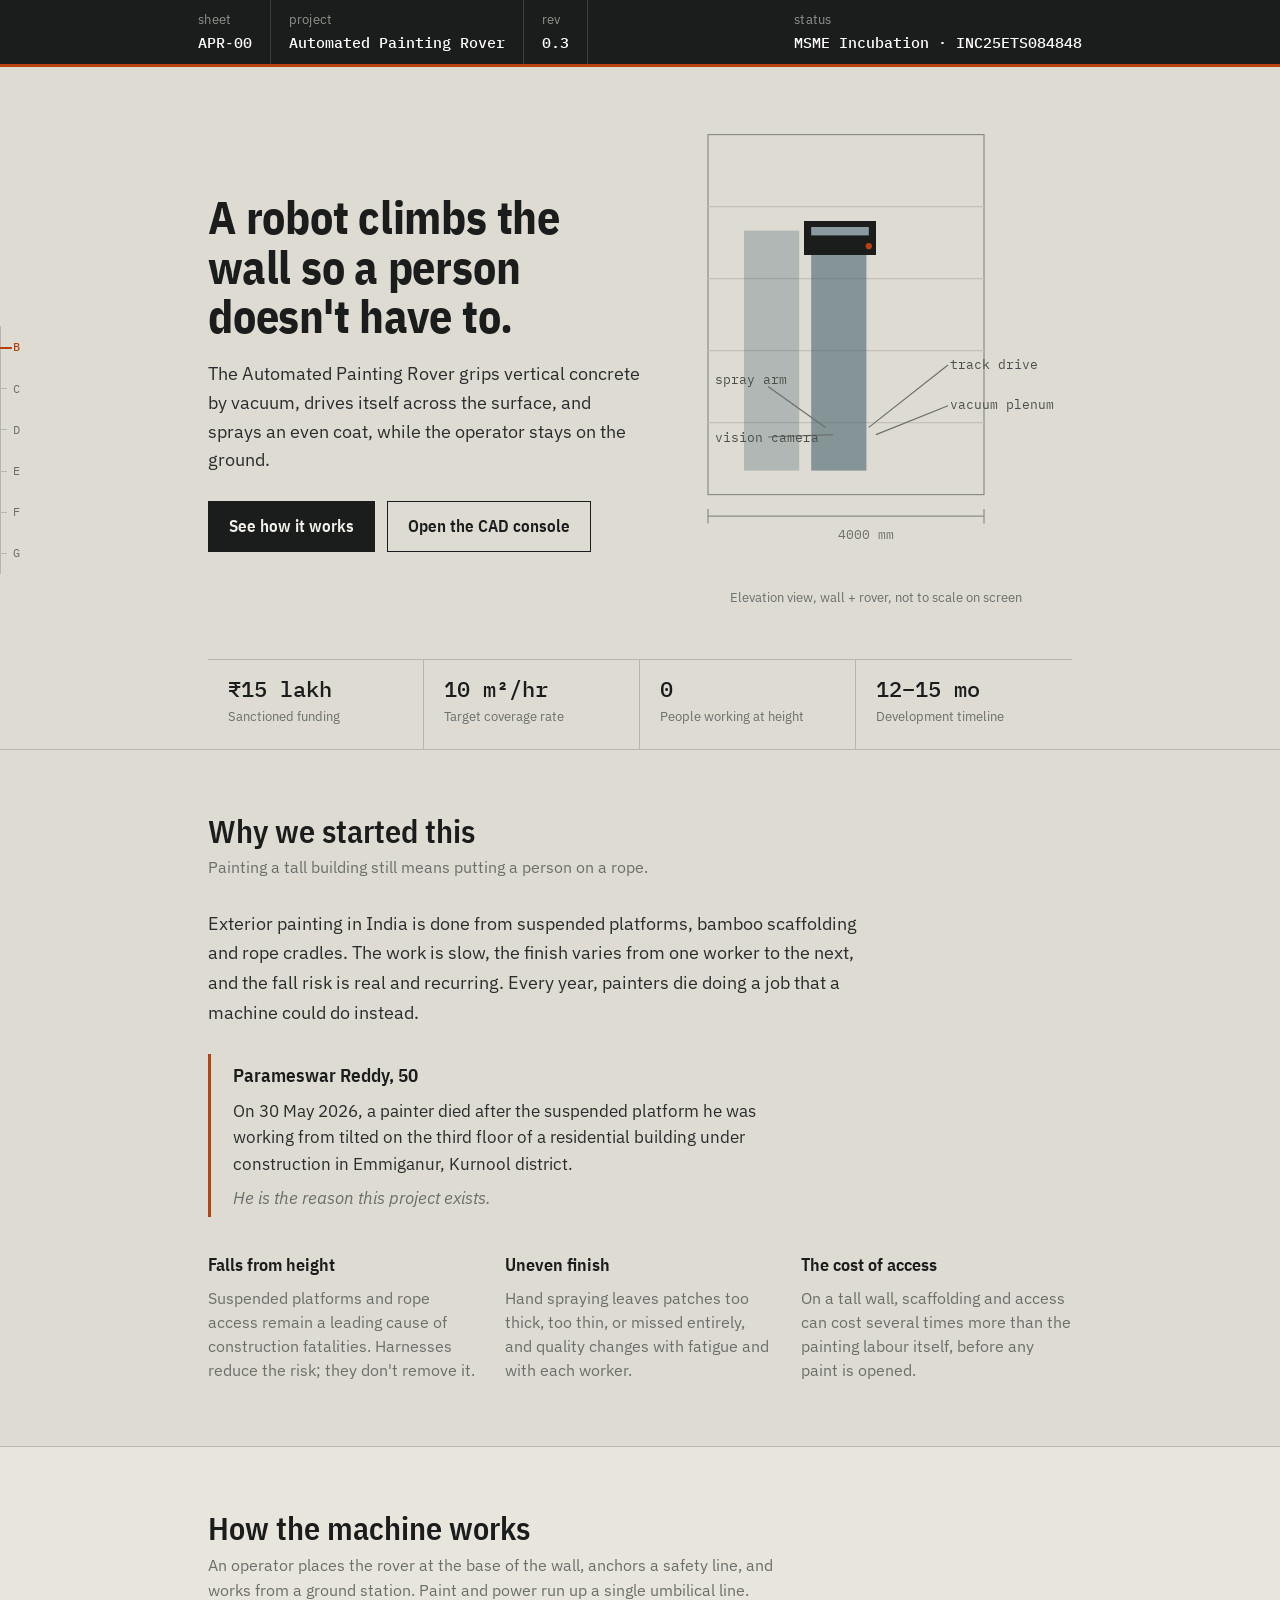
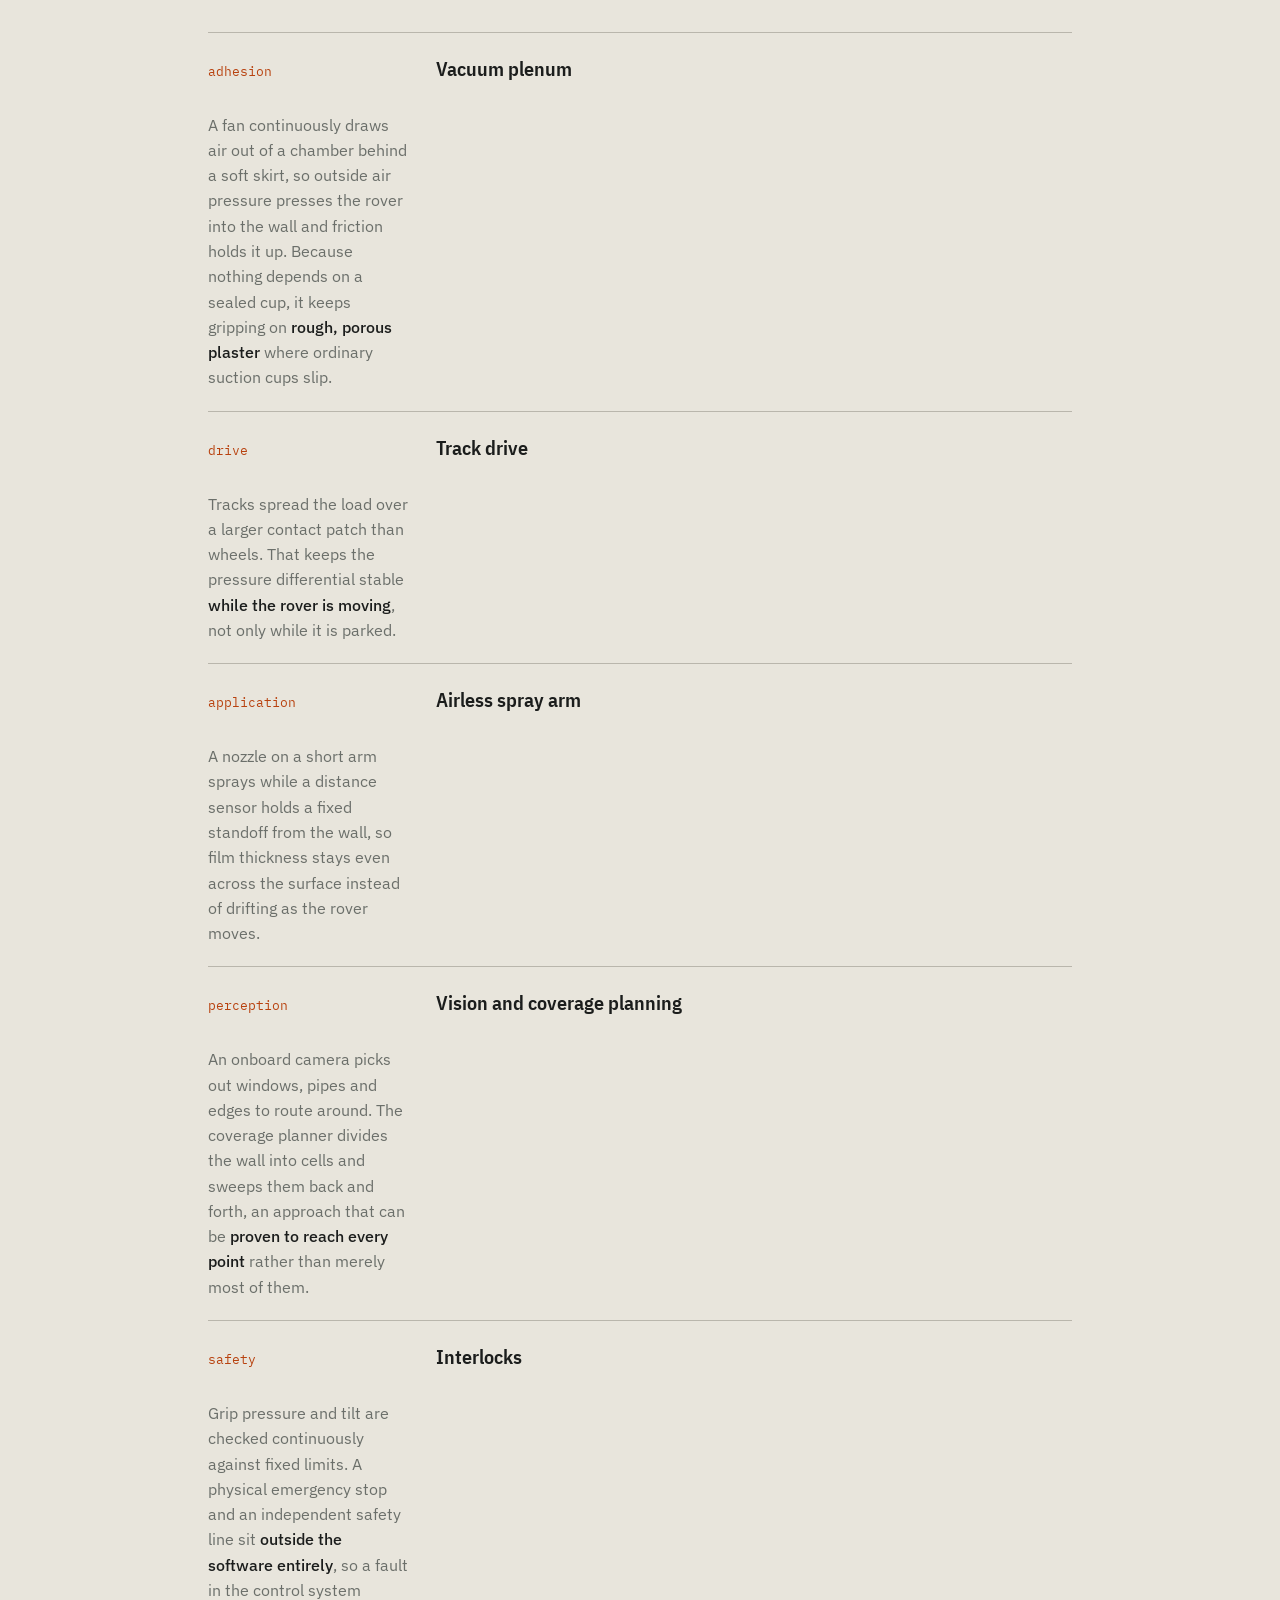
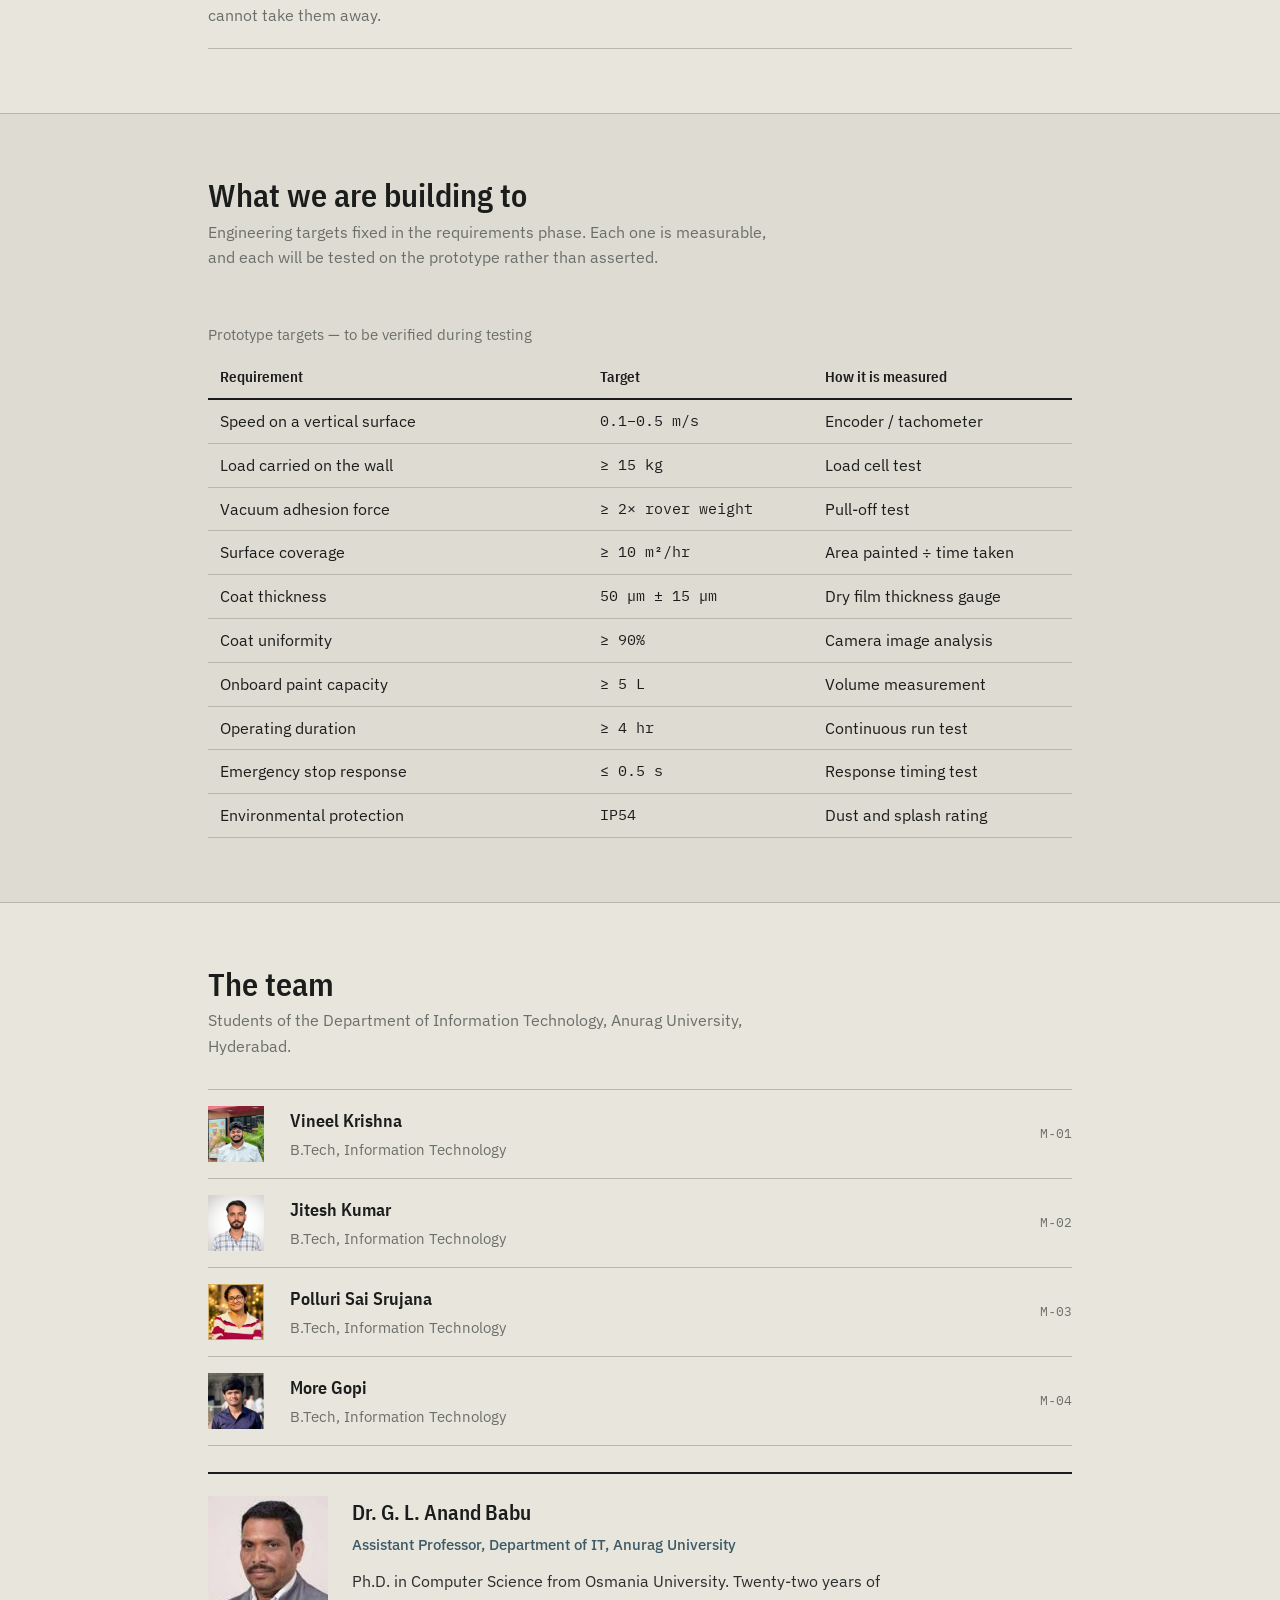
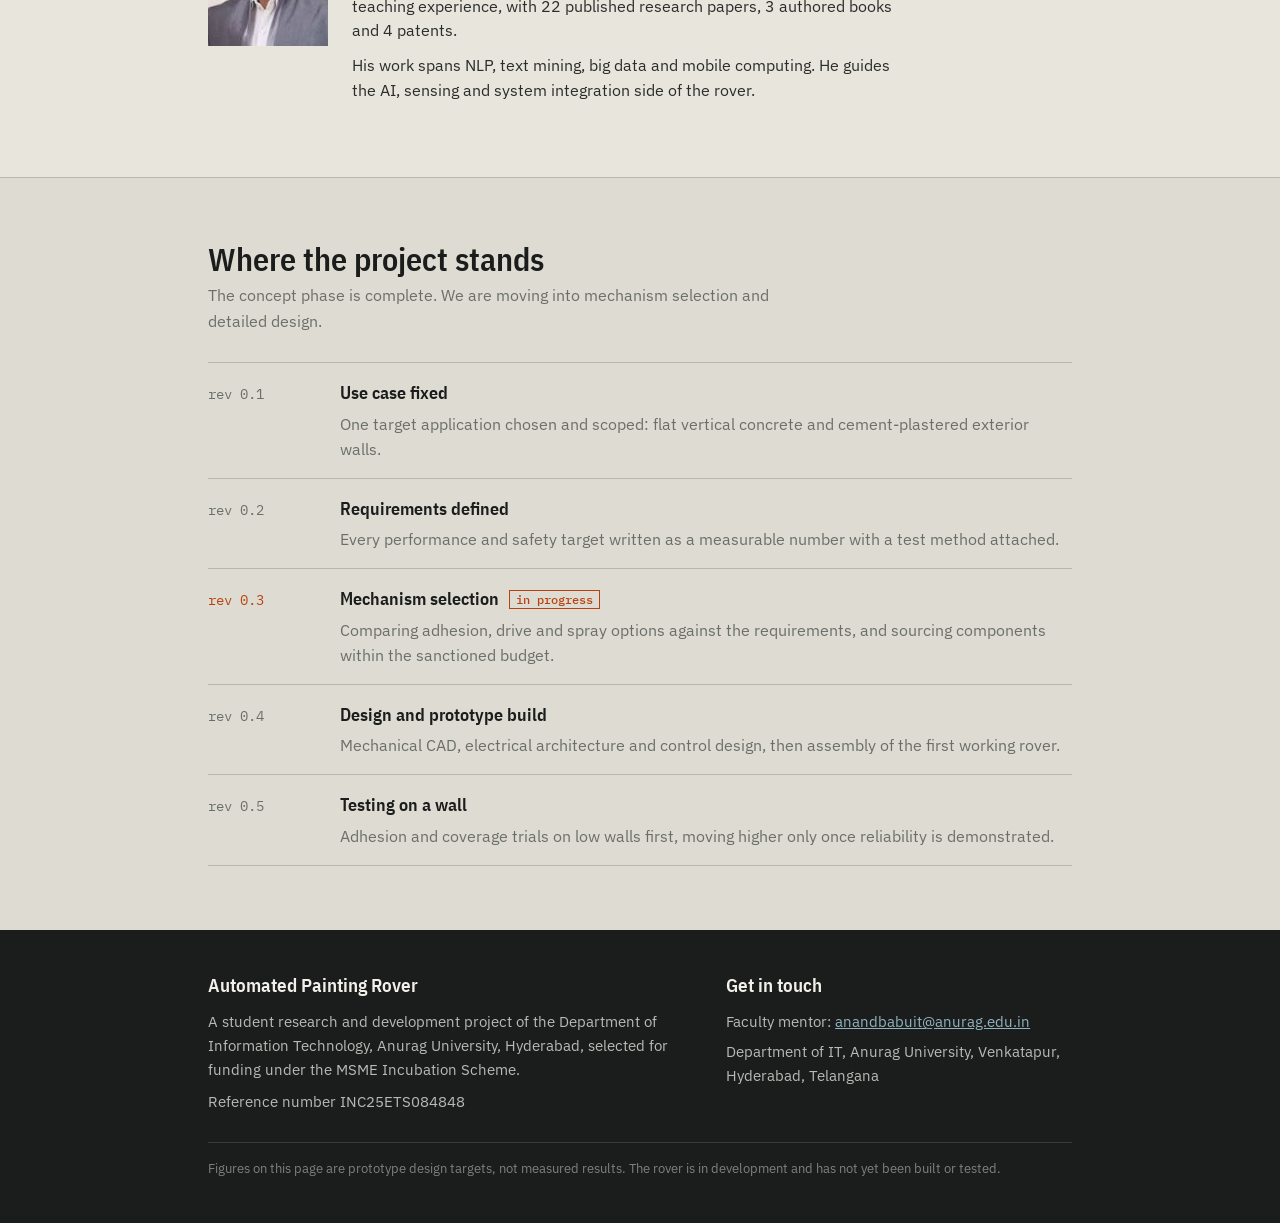
<file: templates/about.html>
<!DOCTYPE html>
<html lang="en">
<head>
<meta charset="UTF-8">
<meta name="viewport" content="width=device-width, initial-scale=1">
<title>Automated Painting Rover — Anurag University</title>
<meta name="description" content="A wall-climbing robot that paints building exteriors so painters don't have to work at height. In development at Anurag University under the MSME Incubation Scheme.">
<link rel="preconnect" href="https://fonts.googleapis.com">
<link rel="preconnect" href="https://fonts.gstatic.com" crossorigin>
<link href="https://fonts.googleapis.com/css2?family=IBM+Plex+Sans+Condensed:wght@500;600;700&family=IBM+Plex+Sans:ital,wght@0,300;0,400;0,500;0,600;1,400&family=IBM+Plex+Mono:wght@400;500&display=swap" rel="stylesheet">
<style>
  :root{
    --concrete:#dedbd2;
    --concrete-2:#d2cec2;
    --paper:#e8e5dc;
    --ink:#1b1d1c;
    --ink-2:#2a2d2b;
    --steel:#3c5a66;
    --steel-dp:#24343b;
    --rust:#b8420f;
    --muted:#6b6f6a;
    --rule:#b9b6ac;
    --maxw:920px;
  }
  *{box-sizing:border-box}
  html{scroll-behavior:smooth}
  @media (prefers-reduced-motion:reduce){html{scroll-behavior:auto}}
  body{
    margin:0;background:var(--concrete);color:var(--ink);
    font-family:'IBM Plex Sans',system-ui,sans-serif;font-size:17px;line-height:1.6;
    -webkit-font-smoothing:antialiased;
  }
  h1,h2,h3{font-family:'IBM Plex Sans Condensed','IBM Plex Sans',sans-serif;font-weight:600;letter-spacing:0;color:var(--ink)}
  .mono{font-family:'IBM Plex Mono',monospace}
  a{color:var(--steel)}
  .wrap{max-width:var(--maxw);margin:0 auto;padding:0 28px}

  /* ---------- title block (drawing-sheet stamp) ---------- */
  .stamp{background:var(--ink);color:#cfd3ce;border-bottom:3px solid var(--rust)}
  .stamp .wrap{
    display:flex;flex-wrap:wrap;gap:0;padding:0;
  }
  .stamp .field{
    padding:10px 18px;border-right:1px solid #3a3d3a;font-size:13px;
  }
  .stamp .field:last-child{border-right:0;margin-left:auto}
  .stamp .field b{display:block;color:#fff;font-size:14.5px;font-weight:500;font-family:'IBM Plex Mono',monospace}
  .stamp .field span{color:#8f938d;letter-spacing:.02em}
  @media (max-width:760px){
    .stamp .field:last-child{margin-left:0}
    .stamp .field{padding:9px 14px}
  }

  /* ---------- sheet-margin ruler / nav ---------- */
  .ruler{
    position:fixed;left:0;top:0;bottom:0;width:54px;z-index:5;
    display:flex;flex-direction:column;justify-content:center;
    pointer-events:none;
  }
  .ruler ol{list-style:none;margin:0;padding:0 0 0 12px;border-left:1px solid var(--rule)}
  .ruler li{
    position:relative;font-family:'IBM Plex Mono',monospace;font-size:12px;
    color:var(--muted);padding:11px 0;
  }
  .ruler li::before{
    content:"";position:absolute;left:-13px;top:50%;width:7px;height:1px;background:var(--rule);
  }
  .ruler li.on{color:var(--rust);font-weight:500}
  .ruler li.on::before{width:12px;height:2px;background:var(--rust);left:-13px}
  .ruler a{pointer-events:auto;color:inherit;text-decoration:none}
  @media (max-width:1180px){.ruler{display:none}}

  /* ---------- hero ---------- */
  .hero{padding:58px 0 0}
  .hero .inner{
    max-width:var(--maxw);margin:0 auto;padding:0 28px;
    display:grid;grid-template-columns:1.05fr .95fr;gap:40px;align-items:center;
  }
  .hero h1{
    font-size:clamp(32px,4.1vw,46px);line-height:1.08;margin:0 0 18px;
    font-weight:700;letter-spacing:-.005em;max-width:16ch;
  }
  .hero p.sub{font-size:18px;color:var(--ink-2);margin:0 0 26px;max-width:44ch;font-weight:400}
  .hero .cta{display:flex;flex-wrap:wrap;gap:12px;margin-bottom:0}
  .btn{
    display:inline-block;padding:11px 20px;text-decoration:none;
    font-family:'IBM Plex Sans Condensed',sans-serif;font-size:16.5px;font-weight:600;
    border:1px solid var(--ink);
  }
  .btn-a{background:var(--ink);color:#f2f0ea}
  .btn-b{background:transparent;color:var(--ink)}
  .btn:focus-visible,a:focus-visible,button:focus-visible{outline:2px solid var(--rust);outline-offset:3px}

  .diagram{width:100%;max-width:360px;justify-self:center}
  .diagram svg{width:100%;height:auto;display:block}
  .diagram .cap{font-size:12.5px;color:var(--muted);text-align:center;margin-top:6px}

  #sprayfill{transform-box:fill-box;transform-origin:50% 100%;animation:fill 2.6s ease-out .4s both}
  #roverbox{animation:climb 2.6s cubic-bezier(.4,0,.3,1) .4s both}
  @keyframes fill{from{transform:scaleY(0)}to{transform:scaleY(1)}}
  @keyframes climb{from{transform:translateY(0)}to{transform:translateY(-172px)}}
  @media (prefers-reduced-motion:reduce){
    #sprayfill{animation:none;transform:scaleY(1)}
    #roverbox{animation:none;transform:translateY(-172px)}
  }

  .heroband{
    border-top:1px solid var(--rule);margin-top:40px;
    display:grid;grid-template-columns:repeat(4,1fr);
  }
  .heroband div{padding:16px 20px 20px;border-right:1px solid var(--rule)}
  .heroband div:last-child{border-right:0}
  .heroband b{display:block;font-family:'IBM Plex Mono',monospace;font-size:22px;color:var(--ink);font-weight:500;line-height:1.15}
  .heroband span{font-size:13px;color:var(--muted)}

  /* ---------- sections ---------- */
  section{padding:64px 0;border-top:1px solid var(--rule)}
  section.alt{background:var(--paper)}
  h2{font-size:clamp(24px,3.1vw,32px);margin:0 0 6px;line-height:1.1;max-width:22ch}
  .sec-note{color:var(--muted);margin:0 0 28px;max-width:58ch;font-size:16px}
  .lead{font-size:18px;max-width:60ch;font-weight:400;line-height:1.65;color:var(--ink-2)}

  /* problem */
  .incident{
    border-left:3px solid var(--rust);padding:6px 0 6px 22px;
    max-width:58ch;margin:26px 0 0;
  }
  .incident p{margin:0 0 8px;font-size:16.5px;color:var(--ink-2)}
  .incident p:last-child{margin:0;color:var(--muted);font-style:italic}
  .incident .who{font-family:'IBM Plex Sans Condensed',sans-serif;font-size:19px;color:var(--ink);font-weight:600}

  .three{display:grid;grid-template-columns:repeat(3,1fr);gap:26px;margin-top:34px}
  .three h3{font-size:18px;margin:0 0 6px;font-weight:600}
  .three p{margin:0;font-size:15.5px;color:var(--muted);line-height:1.55}

  /* subsystems */
  .sys{margin-top:26px;border-top:1px solid var(--rule)}
  .sysrow{display:grid;grid-template-columns:200px 1fr;gap:28px;
          padding:20px 0;border-bottom:1px solid var(--rule);align-items:baseline}
  .sysrow .tag{font-family:'IBM Plex Mono',monospace;font-size:12.5px;color:var(--rust);display:block;margin-bottom:4px}
  .sysrow h3{margin:0;font-size:20px}
  .sysrow p{margin:0;font-size:16px;color:var(--muted);line-height:1.58;max-width:58ch}
  .sysrow p b{color:var(--ink);font-weight:500}

  /* specs */
  .tablewrap{overflow-x:auto;-webkit-overflow-scrolling:touch}
  table{min-width:420px;width:100%;border-collapse:collapse;margin-top:24px;font-size:15.5px}
  caption{text-align:left;color:var(--muted);font-size:14.5px;padding-bottom:10px}
  th{
    text-align:left;font-family:'IBM Plex Sans Condensed',sans-serif;font-weight:600;font-size:15px;
    padding:9px 12px;border-bottom:2px solid var(--ink);color:var(--ink);
  }
  td{padding:9px 12px;border-bottom:1px solid var(--rule);vertical-align:top}
  td.num{font-family:'IBM Plex Mono',monospace;white-space:nowrap;color:var(--ink);font-size:14.5px}

  /* crew: roster, not avatar cards */
  .roster{margin-top:30px;border-top:1px solid var(--rule)}
  .row{
    display:grid;grid-template-columns:64px 1fr auto;gap:18px;align-items:center;
    padding:16px 0;border-bottom:1px solid var(--rule);
  }
  .chip{
    width:56px;height:56px;background:var(--ink);color:#e8e5dc;
    display:flex;align-items:center;justify-content:center;position:relative;overflow:hidden;flex-shrink:0;
  }
  .chip img{width:100%;height:100%;object-fit:cover;object-position:50% 20%;position:absolute;inset:0;z-index:2}
  .chip span{font-family:'IBM Plex Mono',monospace;font-size:16px;font-weight:500;z-index:1}  /* shows only if the photo is missing */
  .row h3{margin:0;font-size:18px;font-weight:600}
  .row p{margin:2px 0 0;font-size:14.5px;color:var(--muted)}
  .row .id{font-family:'IBM Plex Mono',monospace;font-size:13px;color:var(--muted)}

  .faculty{
    display:grid;grid-template-columns:120px 1fr;gap:24px;align-items:start;
    margin-top:26px;padding-top:22px;border-top:2px solid var(--ink);
  }
  .faculty .chip{width:100%;height:150px}
  .faculty .chip span{font-size:30px}
  .faculty h3{margin:0 0 3px;font-size:21px}
  .faculty .role{color:var(--steel);font-size:15px;margin:0 0 12px;font-weight:500}
  .faculty p{margin:0 0 10px;font-size:15.5px;color:var(--ink-2);max-width:56ch}

  /* status: real sequence, so numbered by date/rev is legitimate */
  .phases{margin-top:26px;border-top:1px solid var(--rule)}
  .phase{
    display:grid;grid-template-columns:110px 1fr;gap:22px;
    padding:16px 0;border-bottom:1px solid var(--rule);align-items:baseline;
  }
  .phase .when{font-family:'IBM Plex Mono',monospace;font-size:14px;color:var(--muted)}
  .phase h3{margin:0 0 4px;font-size:18px}
  .phase p{margin:0;color:var(--muted);font-size:15.5px}
  .phase.now .when{color:var(--rust)}
  .phase.now h3::after{
    content:"in progress";margin-left:10px;font-family:'IBM Plex Mono',monospace;font-size:11.5px;
    color:var(--rust);border:1px solid var(--rust);padding:1px 6px;
    font-weight:500;vertical-align:middle;
  }

  /* footer stamp */
  footer{background:var(--ink);color:#b7bbb6;padding:40px 0 30px;font-size:15px}
  footer h3{color:#f2f0ea;font-size:19px;margin:0 0 10px}
  footer a{color:#8fb3bd}
  .fgrid{display:grid;grid-template-columns:1.4fr 1fr;gap:34px}
  .fnote{margin-top:28px;padding-top:16px;border-top:1px solid #3a3d3a;font-size:13px;color:#7d827c}

  @media (max-width:820px){
    .hero .inner{grid-template-columns:1fr;padding-top:8px;gap:26px}
    .diagram{order:-1;max-width:260px}
    .heroband{grid-template-columns:repeat(2,1fr)}
    .heroband div:nth-child(2){border-right:0}
    .three{grid-template-columns:1fr}
    .sysrow{grid-template-columns:1fr;gap:6px}
    .faculty{grid-template-columns:1fr;gap:16px}
    .faculty .chip{max-width:150px}
    .phase{grid-template-columns:1fr;gap:4px}
    .fgrid{grid-template-columns:1fr}
    .row{grid-template-columns:48px 1fr;grid-template-areas:"chip name" "chip id"}
    .row .chip{grid-area:chip;width:48px;height:48px}
    .row h3{grid-area:name}
    .row .id{grid-area:id}
    table{font-size:14.5px}
    th,td{padding:8px 9px}
    section{padding:48px 0}
  }
</style>
</head>
<body>

<div class="stamp">
  <div class="wrap">
    <div class="field"><span>sheet</span><b>APR&#8209;00</b></div>
    <div class="field"><span>project</span><b>Automated Painting Rover</b></div>
    <div class="field"><span>rev</span><b>0.3</b></div>
    <div class="field"><span>status</span><b>MSME Incubation · INC25ETS084848</b></div>
  </div>
</div>

<nav class="ruler" aria-label="Page sections">
  <ol>
    <li class="on"><a href="#overview">B</a></li>
    <li><a href="#problem">C</a></li>
    <li><a href="#how">D</a></li>
    <li><a href="#specs">E</a></li>
    <li><a href="#crew">F</a></li>
    <li><a href="#status">G</a></li>
  </ol>
</nav>

<header class="hero" id="overview">
  <div class="inner">
    <div>
      <h1>A robot climbs the wall so a person doesn't have to.</h1>
      <p class="sub">The Automated Painting Rover grips vertical concrete by vacuum, drives itself across the surface, and sprays an even coat, while the operator stays on the ground.</p>
      <div class="cta">
        <a class="btn btn-a" href="#how">See how it works</a>
        <a class="btn btn-b" href="/">Open the CAD console</a>
      </div>
    </div>

    <div class="diagram">
      <svg viewBox="0 0 300 380" role="img" aria-label="Orthographic elevation of the rover on a wall, with the completed and in-progress painted strips, and leader lines labelling the vacuum plenum, track drive, spray arm and vision camera.">
        <rect x="10" y="8" width="230" height="300" fill="none" stroke="#8a8d87" stroke-width="1"/>
        <g stroke="#c3c0b6" stroke-width="1">
          <line x1="10" y1="68" x2="240" y2="68"/><line x1="10" y1="128" x2="240" y2="128"/>
          <line x1="10" y1="188" x2="240" y2="188"/><line x1="10" y1="248" x2="240" y2="248"/>
        </g>
        <rect x="40" y="88" width="46" height="200" fill="#3c5a66" opacity=".28"/>
        <rect id="sprayfill" x="96" y="88" width="46" height="200" fill="#3c5a66" opacity=".55"/>

        <g id="roverbox">
          <rect x="90" y="252" width="60" height="28" fill="#1b1d1c"/>
          <rect x="96" y="257" width="48" height="7" fill="#8a9a9f"/>
          <circle cx="144" cy="273" r="2.6" fill="#b8420f"/>
        </g>

        <g stroke="#6b6f6a" stroke-width="1" fill="none">
          <path d="M150 258 L 210 234"/>
          <path d="M144 252 L 210 200"/>
          <path d="M108 252 L 60 218"/>
          <path d="M114 258 L 60 260"/>
        </g>
        <g font-family="IBM Plex Mono, monospace" font-size="10.5" fill="#4b4f4a">
          <text x="212" y="237">vacuum plenum</text>
          <text x="212" y="203">track drive</text>
          <text x="16" y="216">spray arm</text>
          <text x="16" y="264">vision camera</text>
        </g>

        <line x1="10" y1="326" x2="240" y2="326" stroke="#8a8d87" stroke-width="1"/>
        <line x1="10" y1="320" x2="10" y2="332" stroke="#8a8d87" stroke-width="1"/>
        <line x1="240" y1="320" x2="240" y2="332" stroke="#8a8d87" stroke-width="1"/>
        <text x="118" y="345" font-family="IBM Plex Mono, monospace" font-size="11" fill="#6b6f6a">4000 mm</text>
      </svg>
      <p class="cap">Elevation view, wall + rover, not to scale on screen</p>
    </div>
  </div>

  <div class="wrap">
    <div class="heroband">
      <div><b>₹15 lakh</b><span>Sanctioned funding</span></div>
      <div><b>10 m²/hr</b><span>Target coverage rate</span></div>
      <div><b>0</b><span>People working at height</span></div>
      <div><b>12–15 mo</b><span>Development timeline</span></div>
    </div>
  </div>
</header>

<section id="problem">
  <div class="wrap">
    <h2>Why we started this</h2>
    <p class="sec-note">Painting a tall building still means putting a person on a rope.</p>
    <p class="lead">Exterior painting in India is done from suspended platforms, bamboo scaffolding and rope cradles. The work is slow, the finish varies from one worker to the next, and the fall risk is real and recurring. Every year, painters die doing a job that a machine could do instead.</p>

    <div class="incident">
      <p class="who">Parameswar Reddy, 50</p>
      <p>On 30 May 2026, a painter died after the suspended platform he was working from tilted on the third floor of a residential building under construction in Emmiganur, Kurnool district.</p>
      <p>He is the reason this project exists.</p>
    </div>

    <div class="three">
      <div>
        <h3>Falls from height</h3>
        <p>Suspended platforms and rope access remain a leading cause of construction fatalities. Harnesses reduce the risk; they don't remove it.</p>
      </div>
      <div>
        <h3>Uneven finish</h3>
        <p>Hand spraying leaves patches too thick, too thin, or missed entirely, and quality changes with fatigue and with each worker.</p>
      </div>
      <div>
        <h3>The cost of access</h3>
        <p>On a tall wall, scaffolding and access can cost several times more than the painting labour itself, before any paint is opened.</p>
      </div>
    </div>
  </div>
</section>

<section class="alt" id="how">
  <div class="wrap">
    <h2>How the machine works</h2>
    <p class="sec-note">An operator places the rover at the base of the wall, anchors a safety line, and works from a ground station. Paint and power run up a single umbilical line.</p>

    <div class="sys">
      <div class="sysrow">
        <div class="tag">adhesion</div>
        <div><h3>Vacuum plenum</h3></div>
        <p>A fan continuously draws air out of a chamber behind a soft skirt, so outside air pressure presses the rover into the wall and friction holds it up. Because nothing depends on a sealed cup, it keeps gripping on <b>rough, porous plaster</b> where ordinary suction cups slip.</p>
      </div>
      <div class="sysrow">
        <div class="tag">drive</div>
        <div><h3>Track drive</h3></div>
        <p>Tracks spread the load over a larger contact patch than wheels. That keeps the pressure differential stable <b>while the rover is moving</b>, not only while it is parked.</p>
      </div>
      <div class="sysrow">
        <div class="tag">application</div>
        <div><h3>Airless spray arm</h3></div>
        <p>A nozzle on a short arm sprays while a distance sensor holds a fixed standoff from the wall, so film thickness stays even across the surface instead of drifting as the rover moves.</p>
      </div>
      <div class="sysrow">
        <div class="tag">perception</div>
        <div><h3>Vision and coverage planning</h3></div>
        <p>An onboard camera picks out windows, pipes and edges to route around. The coverage planner divides the wall into cells and sweeps them back and forth, an approach that can be <b>proven to reach every point</b> rather than merely most of them.</p>
      </div>
      <div class="sysrow">
        <div class="tag">safety</div>
        <div><h3>Interlocks</h3></div>
        <p>Grip pressure and tilt are checked continuously against fixed limits. A physical emergency stop and an independent safety line sit <b>outside the software entirely</b>, so a fault in the control system cannot take them away.</p>
      </div>
    </div>
  </div>
</section>

<section id="specs">
  <div class="wrap">
    <h2>What we are building to</h2>
    <p class="sec-note">Engineering targets fixed in the requirements phase. Each one is measurable, and each will be tested on the prototype rather than asserted.</p>
    <div class="tablewrap">
    <table>
      <caption>Prototype targets — to be verified during testing</caption>
      <thead>
        <tr><th style="width:44%">Requirement</th><th style="width:26%">Target</th><th>How it is measured</th></tr>
      </thead>
      <tbody>
        <tr><td>Speed on a vertical surface</td><td class="num">0.1–0.5 m/s</td><td>Encoder / tachometer</td></tr>
        <tr><td>Load carried on the wall</td><td class="num">≥ 15 kg</td><td>Load cell test</td></tr>
        <tr><td>Vacuum adhesion force</td><td class="num">≥ 2× rover weight</td><td>Pull-off test</td></tr>
        <tr><td>Surface coverage</td><td class="num">≥ 10 m²/hr</td><td>Area painted ÷ time taken</td></tr>
        <tr><td>Coat thickness</td><td class="num">50 µm ± 15 µm</td><td>Dry film thickness gauge</td></tr>
        <tr><td>Coat uniformity</td><td class="num">≥ 90%</td><td>Camera image analysis</td></tr>
        <tr><td>Onboard paint capacity</td><td class="num">≥ 5 L</td><td>Volume measurement</td></tr>
        <tr><td>Operating duration</td><td class="num">≥ 4 hr</td><td>Continuous run test</td></tr>
        <tr><td>Emergency stop response</td><td class="num">≤ 0.5 s</td><td>Response timing test</td></tr>
        <tr><td>Environmental protection</td><td class="num">IP54</td><td>Dust and splash rating</td></tr>
      </tbody>
    </table>
    </div>
  </div>
</section>

<section class="alt" id="crew">
  <div class="wrap">
    <h2>The team</h2>
    <p class="sec-note">Students of the Department of Information Technology, Anurag University, Hyderabad.</p>

    <!-- Photos: put files under static/photos/ and set src below.
         Missing file removes the <img>, leaving the initials chip. -->
    <div class="roster">
      <div class="row">
        <div class="chip"><span>VK</span><img src="/static/photos/vineel.jpg" alt="" onerror="this.remove()"></div>
        <div><h3>Vineel Krishna</h3><p>B.Tech, Information Technology</p></div>
        <div class="id">M&#8209;01</div>
      </div>
      <div class="row">
        <div class="chip"><span>JK</span><img src="/static/photos/jitesh.jpg" alt="" onerror="this.remove()"></div>
        <div><h3>Jitesh Kumar</h3><p>B.Tech, Information Technology</p></div>
        <div class="id">M&#8209;02</div>
      </div>
      <div class="row">
        <div class="chip"><span>PS</span><img src="/static/photos/srujana.jpg" alt="" onerror="this.remove()"></div>
        <div><h3>Polluri Sai Srujana</h3><p>B.Tech, Information Technology</p></div>
        <div class="id">M&#8209;03</div>
      </div>
      <div class="row">
        <div class="chip"><span>MG</span><img src="/static/photos/gopi.jpg" alt="" onerror="this.remove()"></div>
        <div><h3>More Gopi</h3><p>B.Tech, Information Technology</p></div>
        <div class="id">M&#8209;04</div>
      </div>
    </div>

    <div class="faculty">
      <div class="chip"><span>AB</span><img src="/static/photos/aanandsir.jpg" alt="" onerror="this.remove()"></div>
      <div>
        <h3>Dr. G. L. Anand Babu</h3>
        <p class="role">Assistant Professor, Department of IT, Anurag University</p>
        <p>Ph.D. in Computer Science from Osmania University. Twenty-two years of teaching experience, with 22 published research papers, 3 authored books and 4 patents.</p>
        <p>His work spans NLP, text mining, big data and mobile computing. He guides the AI, sensing and system integration side of the rover.</p>
      </div>
    </div>
  </div>
</section>

<section id="status">
  <div class="wrap">
    <h2>Where the project stands</h2>
    <p class="sec-note">The concept phase is complete. We are moving into mechanism selection and detailed design.</p>
    <div class="phases">
      <div class="phase">
        <span class="when">rev 0.1</span>
        <div>
          <h3>Use case fixed</h3>
          <p>One target application chosen and scoped: flat vertical concrete and cement-plastered exterior walls.</p>
        </div>
      </div>
      <div class="phase">
        <span class="when">rev 0.2</span>
        <div>
          <h3>Requirements defined</h3>
          <p>Every performance and safety target written as a measurable number with a test method attached.</p>
        </div>
      </div>
      <div class="phase now">
        <span class="when">rev 0.3</span>
        <div>
          <h3>Mechanism selection</h3>
          <p>Comparing adhesion, drive and spray options against the requirements, and sourcing components within the sanctioned budget.</p>
        </div>
      </div>
      <div class="phase">
        <span class="when">rev 0.4</span>
        <div>
          <h3>Design and prototype build</h3>
          <p>Mechanical CAD, electrical architecture and control design, then assembly of the first working rover.</p>
        </div>
      </div>
      <div class="phase">
        <span class="when">rev 0.5</span>
        <div>
          <h3>Testing on a wall</h3>
          <p>Adhesion and coverage trials on low walls first, moving higher only once reliability is demonstrated.</p>
        </div>
      </div>
    </div>
  </div>
</section>

<footer>
  <div class="wrap">
    <div class="fgrid">
      <div>
        <h3>Automated Painting Rover</h3>
        <p style="margin:0 0 8px">A student research and development project of the Department of Information Technology, Anurag University, Hyderabad, selected for funding under the MSME Incubation Scheme.</p>
        <p style="margin:0">Reference number INC25ETS084848</p>
      </div>
      <div>
        <h3>Get in touch</h3>
        <p style="margin:0 0 6px">Faculty mentor: <a href="mailto:anandbabuit@anurag.edu.in">anandbabuit@anurag.edu.in</a></p>
        <p style="margin:0">Department of IT, Anurag University, Venkatapur, Hyderabad, Telangana</p>
      </div>
    </div>
    <p class="fnote">Figures on this page are prototype design targets, not measured results. The rover is in development and has not yet been built or tested.</p>
  </div>
</footer>

<script>
  (function () {
    var links = Array.prototype.slice.call(document.querySelectorAll('.ruler li'));
    var ids = links.map(function (li) { return li.querySelector('a').getAttribute('href').slice(1); });
    var sections = ids.map(function (id) { return document.getElementById(id); });

    function update() {
      var line = window.scrollY + window.innerHeight * 0.34;
      var active = 0;
      sections.forEach(function (sec, i) {
        if (sec && sec.offsetTop <= line) active = i;
      });
      links.forEach(function (li, i) { li.classList.toggle('on', i === active); });
    }
    var ticking = false;
    window.addEventListener('scroll', function () {
      if (!ticking) {
        window.requestAnimationFrame(function () { update(); ticking = false; });
        ticking = true;
      }
    }, { passive: true });
    update();
  })();
</script>

</body>
</html>
</file>
